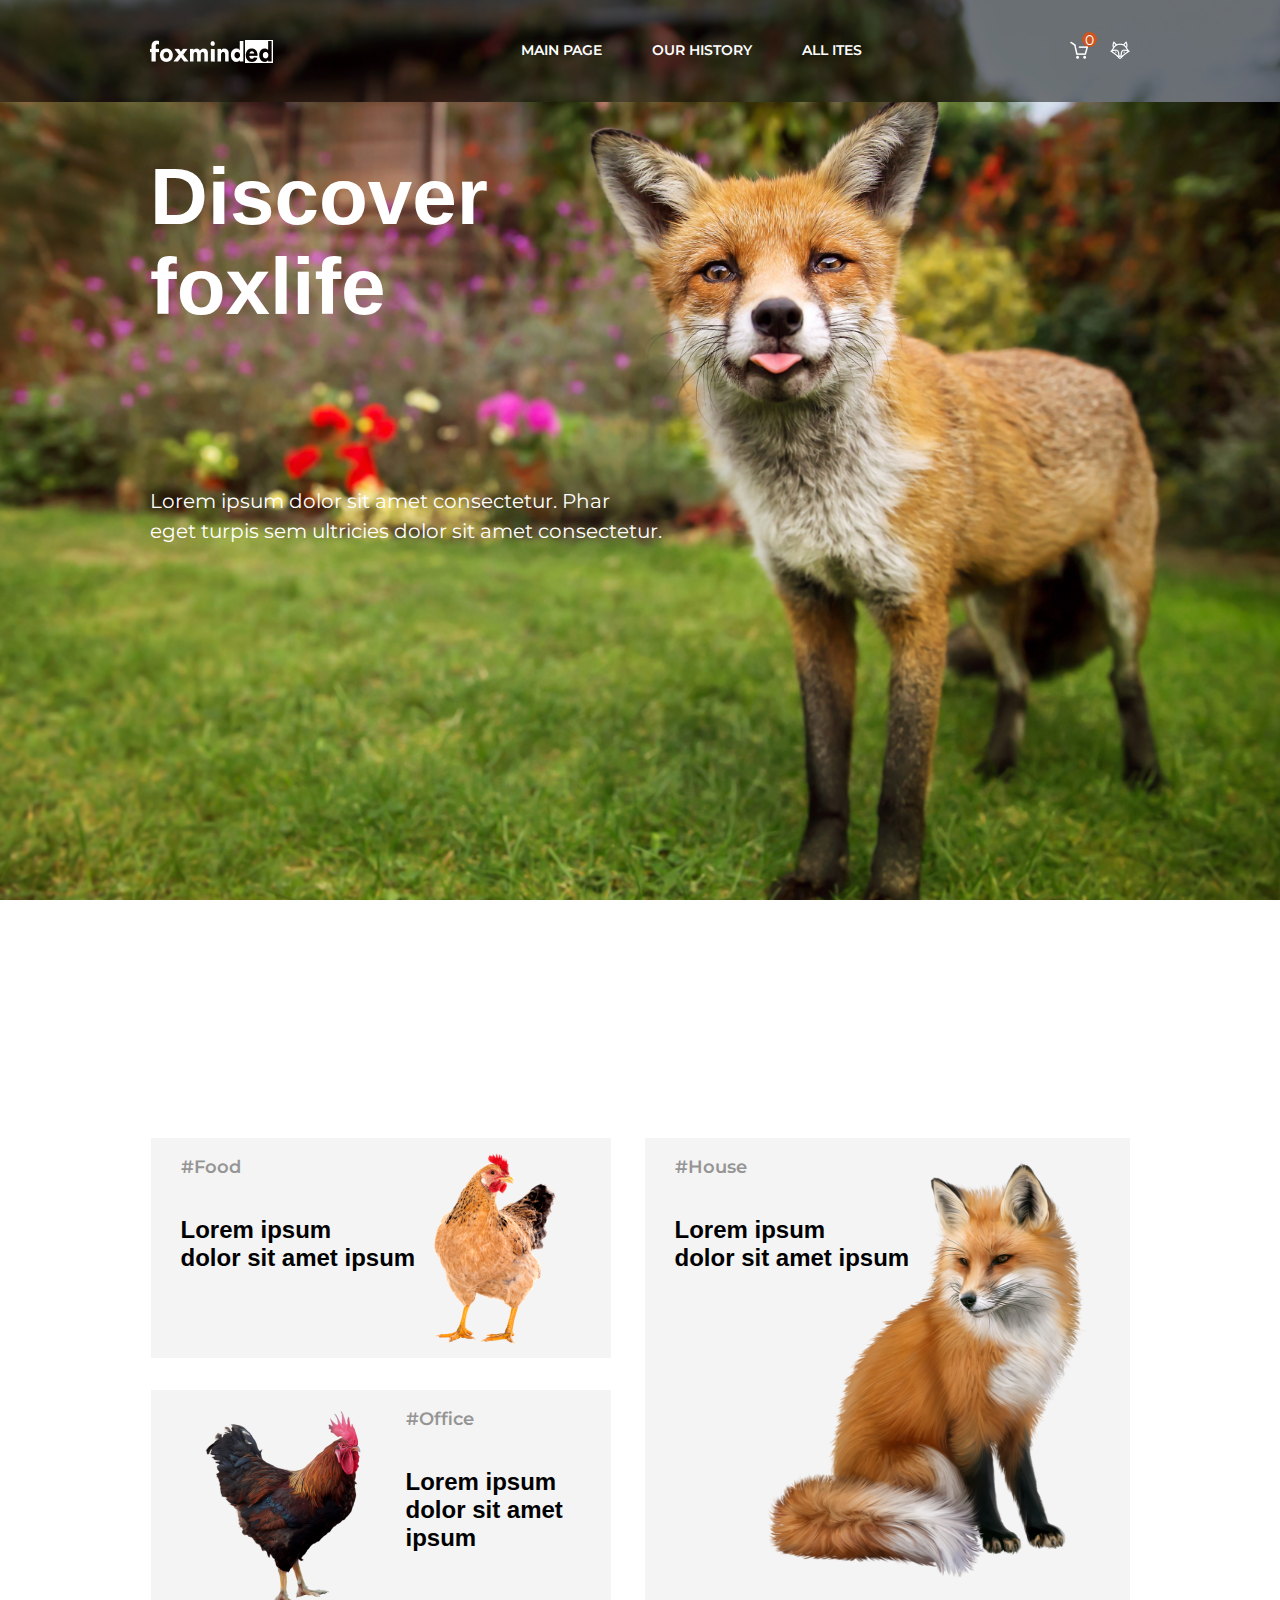
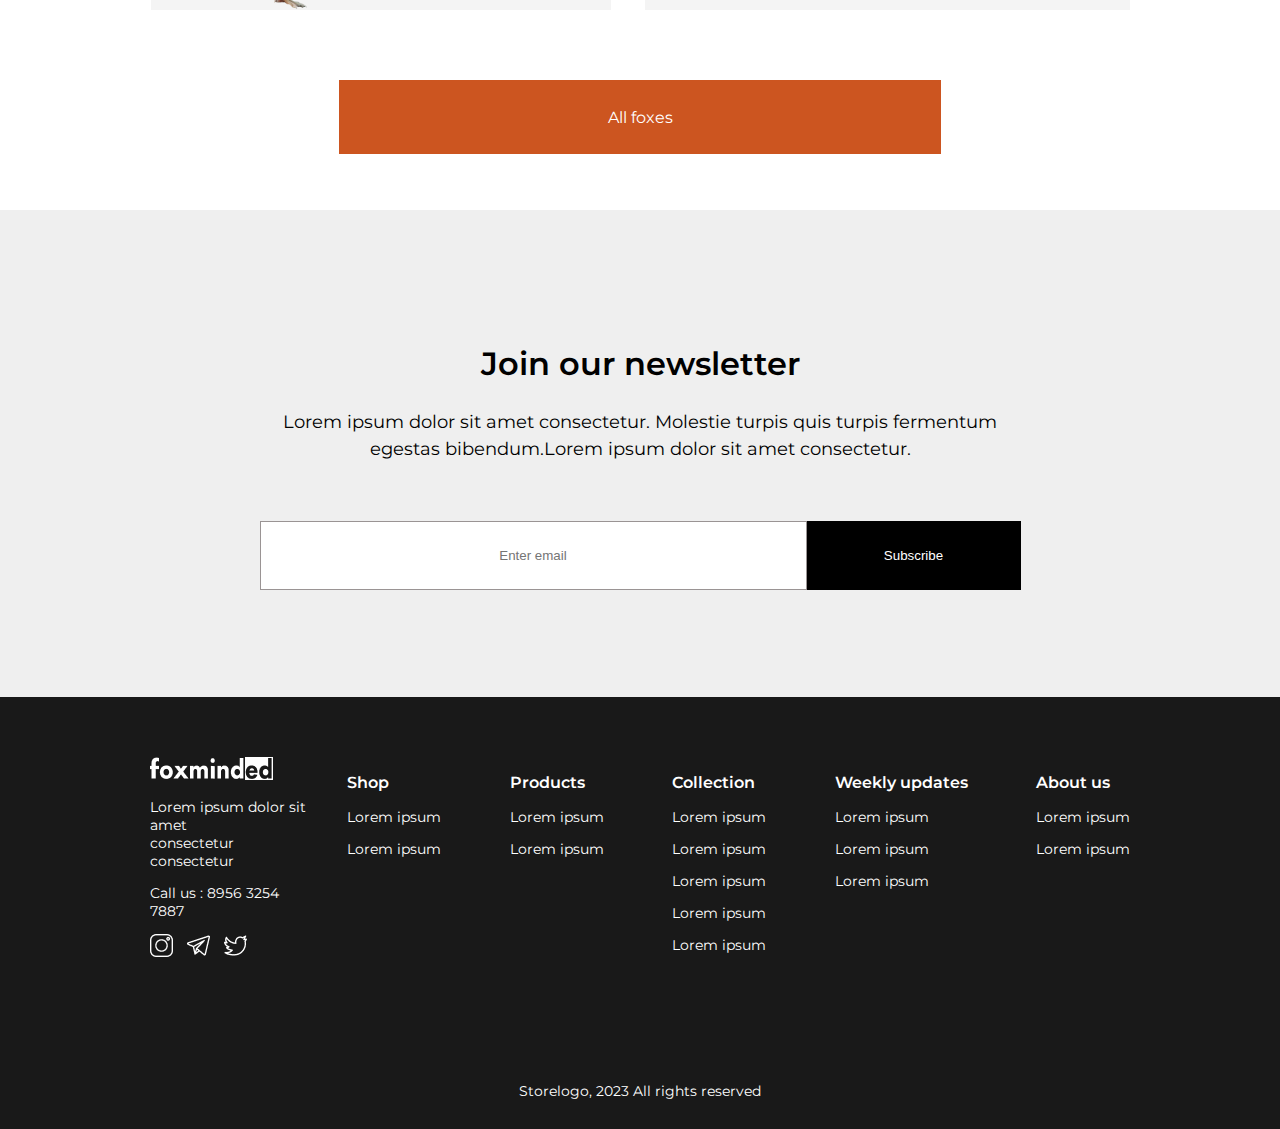
<file: index.html>
<!DOCTYPE html>
<html lang="en">
<head>
    <meta charset="UTF-8">
    <meta name="viewport" content="width=device-width, initial-scale=1.0">
    <link rel="stylesheet" href="./css/style.css">
    <link rel="stylesheet" href="./css/mobile.main.css">
    <link rel="stylesheet" href="./css/colors.css">
    <link rel="stylesheet" href="./css/box.all_ites.css">
    <title>Discover foxlife</title>
    <link rel="preconnect" href="https://fonts.googleapis.com">
    <link rel="preconnect" href="https://fonts.gstatic.com" crossorigin>
    <link href="https://fonts.googleapis.com/css2?family=Playfair+Display+SC:wght@400;700&family=Roboto:ital,wght@0,400;0,700;0,900;1,400&display=swap" rel="stylesheet">
    <link href="https://fonts.googleapis.com/css2?family=Montserrat:ital,wght@0,100..900;1,100..900&family=Playfair+Display+SC:wght@400;700&family=Roboto:ital,wght@0,400;0,700;0,900;1,400&display=swap" rel="stylesheet">
</head>
<body id="mainpage">
    <div class="blur-container">
    <header>
        <div class="header-top">
            <div class="container"> 
                <nav class="nav">
                    <div class="nav-logo">
                        <img src="./pictures/logo.png" href="#!" alt="logo">
                    </div> 

                    <ul class="nav-list">
                        <li><a href="#!">MAIN PAGE</a></li>
                        <li><a href="./our_history.html">OUR HISTORY</a></li>
                        <li><a href="./all_ites.html">ALL ITES</a></li>
                    </ul>
                
                    <div class="nav-icons">
                        <div class="basket">
                            <img src="./pictures/basket.png" alt="basket">
                            <div class="quantity">0</div>
                        </div>    
                        <img src="./pictures/fox-icon.png" alt="fox-icon">
                    </div>        
                </nav>
            </div>
        </div>

        <div class="mobile-menu">
            <nav>            
                <input type="checkbox" id="touch-menu" checked>
                <label for="touch-menu" class="touch-menu">
                    <div class="touch-menu">
                        <img src="./pictures/mob-dotes.png" alt="Dotes">
                    </div>
                </label>
                <ul class="slide">
                        <div class="margines-mob">
                            <nav>
                                <ul class="menu-slide-text">
                                <li><a href="./index.html">MAIN PAGE</a></li>
                                <li><a href="./our_history.html">OUR HISTORY</a></li>
                                <li><a href="./all_ites.html">ALL ITES</a></li>
                                </ul>
                            </nav>
                        
                            <img src="./pictures/history/close-circle.png" alt="Close" class="close-logo">
                        </div>
                    </div>
                </ul>
            </nav>
        </div>


        <div class="header-content">
            <div class="container"> 
                <h1>Discover <br> foxlife</h1>
                <p>Lorem ipsum dolor sit amet consectetur. Phar <br> eget turpis sem ultricies  dolor sit amet consectetur.</p>
            </div>
        </div>
    </header>  
</div>
<div class="box">
    <div class="closeBox">
        <img src="./pictures/history/close.png" alt="close">
    </div>
    <h3>box</h3>
    <h1>Your bag</h1>
    <ul class="box-card"></ul>
    <div class="checkout">
        <div class="total-all">
            <p class="total">Total:</p> 
            <p class="total-sum">0</p>
        </div>
        <div class="closeBox">
            <button class="closeBox-button" id="closeBox-button">Checkout</button>
        </div>
    </div>
</div>



<div class="blur-container">
    <div class="hero">
        <div class="container-hero"> 
            <div class="content"> 
                <div class="left-cards"> 
                    <div class="food">
                        <div class="card"> 
                        <p>#Food</p>
                            <h2>Lorem ipsum <br> dolor sit amet ipsum</h2>
                        </div>    
                            <img src="./pictures/chicken.png" alt="chicken">
                    </div>
                    <div class="office">
                        <img src="./pictures/cook.png" alt="cook">
                        <div class="card-cook">     
                            <p>#Office</p>
                            <h2>Lorem ipsum <br> dolor sit amet ipsum</h2>
                        </div>
                    </div>
                </div>
                <div class="house">
                    <div class="card"> 
                        <p>#House</p>
                        <h2>Lorem ipsum <br> dolor sit amet ipsum</h2>
                    </div>
                    <img src="./pictures/fox.png" alt="fox">
                </div>
            </div>    
            <a href="./all_ites.html" class="hero-btn">All foxes</a>
        </div>
    </div>
        
    <div class="subscribe"> 
        <div class="subscribe-content">
            <h2>Join our newsletter</h2>
            <p>Lorem ipsum dolor sit amet consectetur. Molestie turpis quis turpis fermentum <br> egestas bibendum.Lorem ipsum dolor sit amet consectetur. </p>
            <input type="email" id="email" name="email" placeholder="Enter email">
            <button class="subscribe-btn" type="submit">Subscribe</button>
        </div>
    </div>
    <footer>
        <div class="footer-container"> 
            <div class="footer-content">
                <div class="footer-contacts">
                    <img src="./pictures/logo.png" alt="logo">
                    <p>Lorem ipsum dolor sit amet <br>consectetur consectetur</p>
                    <p>Call us : 8956 3254 7887</p>
                    <div class="contacts">
                        <img src="./pictures/instagram-logo.png" alt="Instagram logo">
                        <img src="./pictures/telegram-logo.png" alt="Telegram logo">
                        <img src="./pictures/twitter-logo.png" alt="Twitter logo">
                    </div>
                </div>
            <div class="footer-all-content">

               
                <div>
                    <h3>Shop</h3>
                    <p>Lorem ipsum</p>
                    <p>Lorem ipsum</p>
                </div>

                <div>
                    <h3>Products</h3>
                    <p>Lorem ipsum</p>
                    <p>Lorem ipsum</p>
                </div>

                <div>
                    <h3>Collection</h3>
                    <p>Lorem ipsum</p>
                    <p>Lorem ipsum</p>
                    <p>Lorem ipsum</p>
                    <p>Lorem ipsum</p>
                    <p>Lorem ipsum</p>
                </div>
                <div>
                    <h3>Weekly updates</h3>
                    <p>Lorem ipsum</p>
                    <p>Lorem ipsum</p>
                    <p>Lorem ipsum</p>
                </div>
                <div>
                    <h3>About us</h3>
                    <p>Lorem ipsum</p>
                    <p>Lorem ipsum</p>
                </div>
            </div>
            </div>
        </div>
            <div class="footer-data">
                <p>Storelogo, 2023 All rights reserved</p>
            </div>    
    </footer>
</div>
        <script src="./js/script.js"></script>
        <script src="./js/box.all_ites.js"></script>
</body>
</html>
</file>
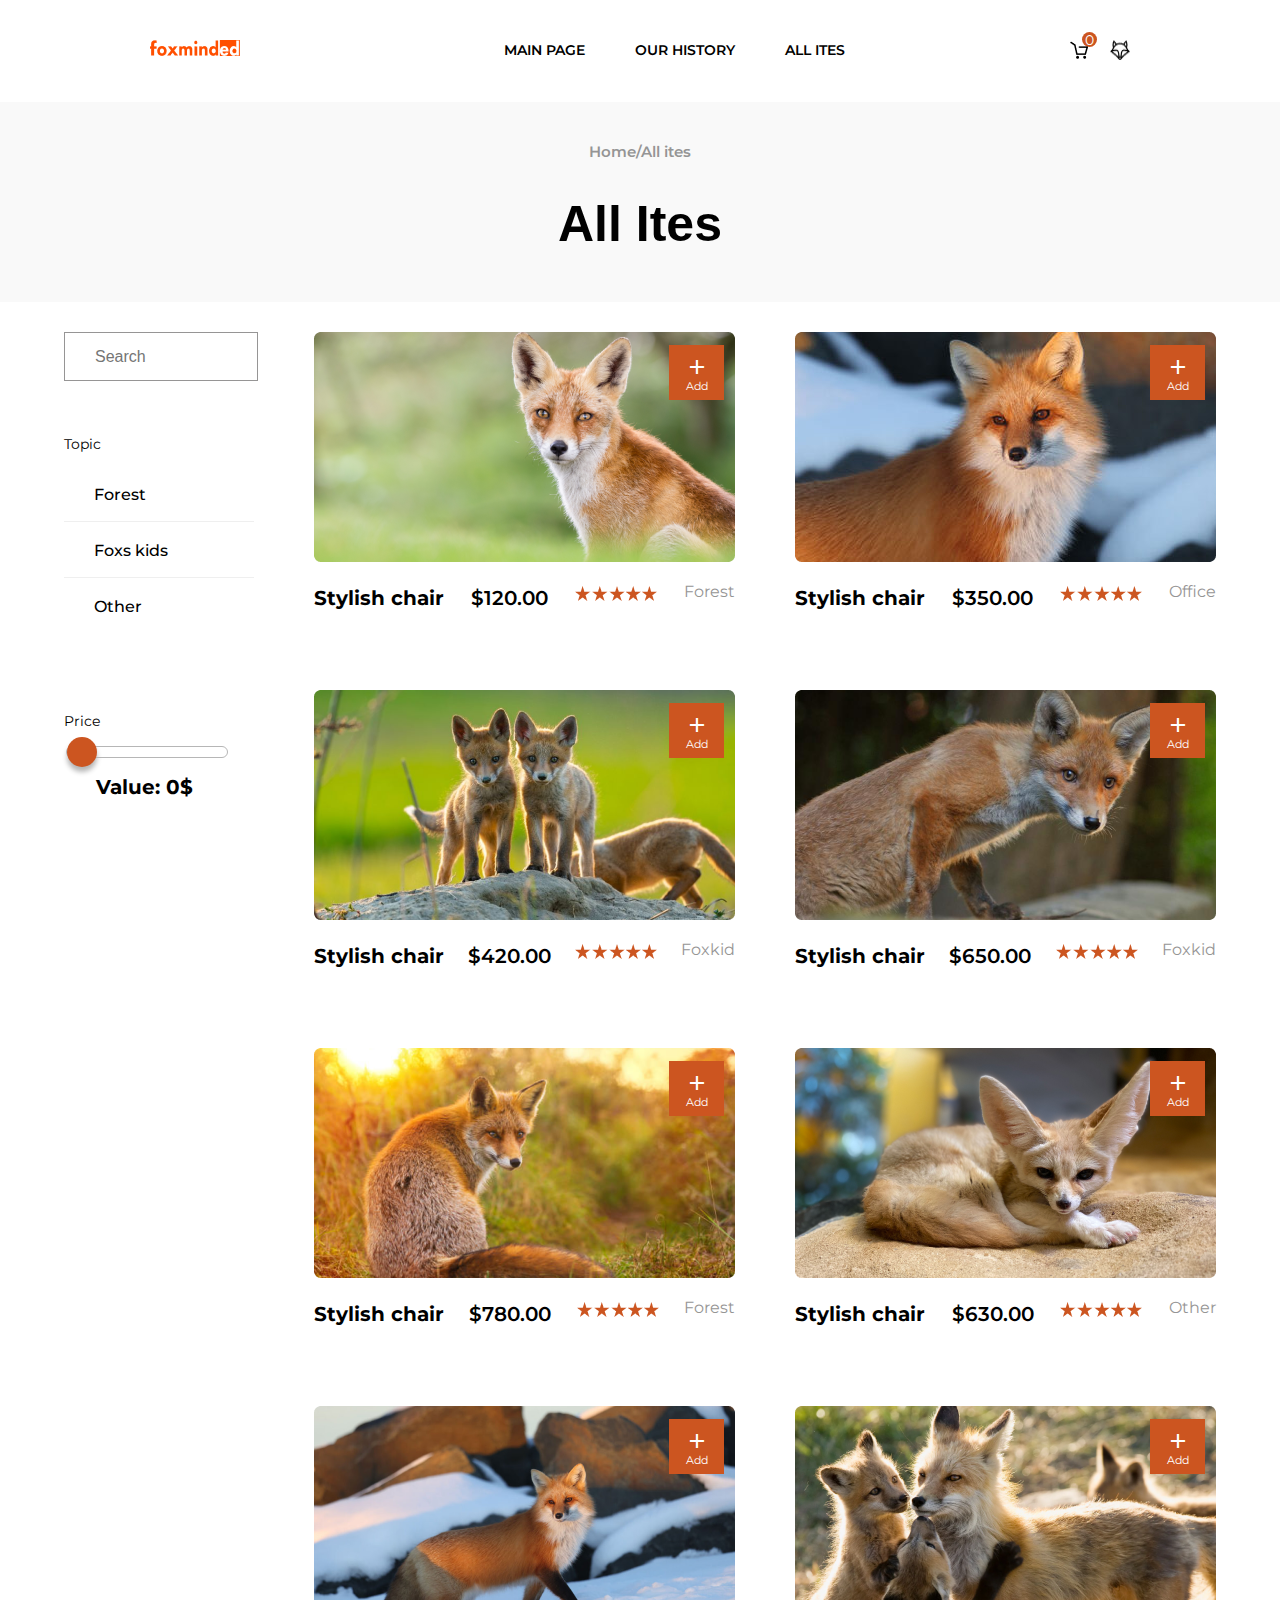
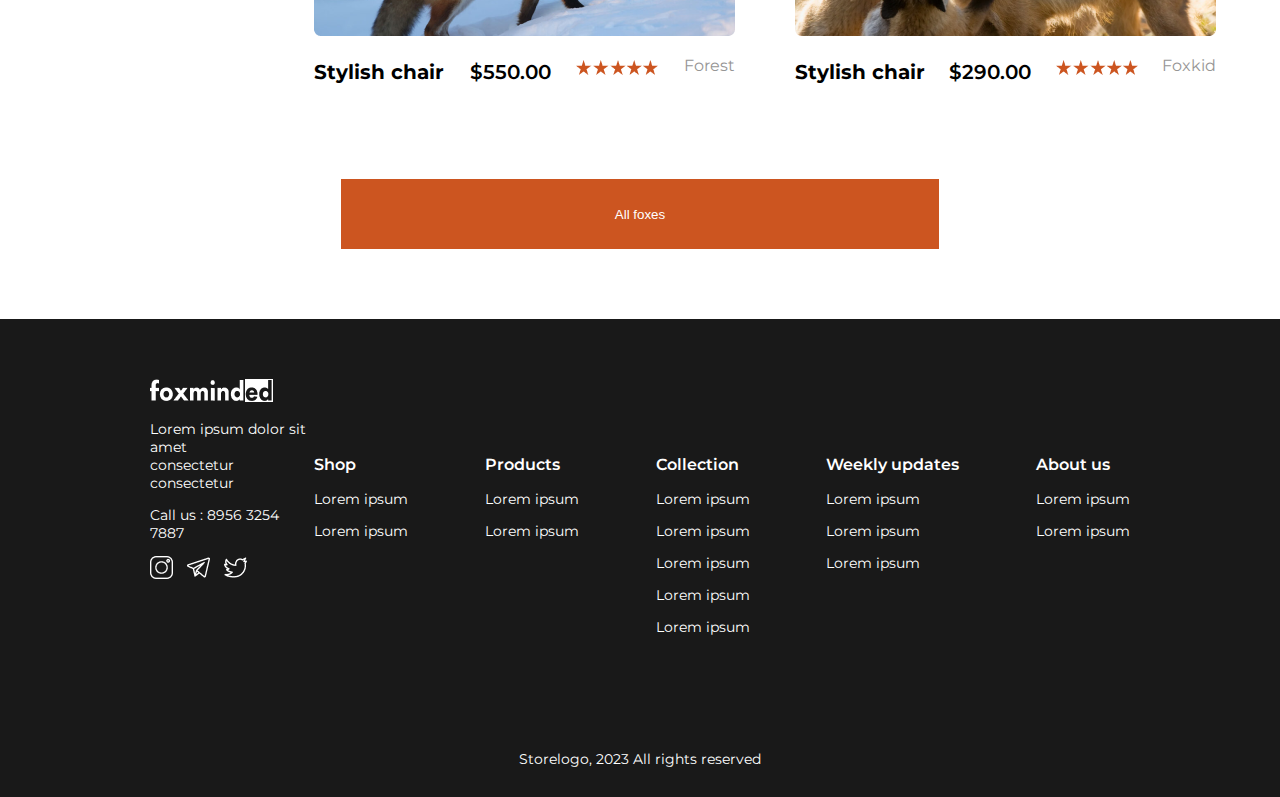
<file: all_ites.html>
<!DOCTYPE html>
<html lang="en">
<head>
    <meta charset="UTF-8">
    <meta name="viewport" content="width=device-width, initial-scale=1.0">
    <link rel="stylesheet" href="./css/all_ites.css">
    <link rel="stylesheet" href="./css/box.all_ites.css">
    <link rel="stylesheet" href="./css/mobile.all.ites.css">
    <link rel="stylesheet" href="./css/colors.css">
    <title>All ites</title>
    <link rel="preconnect" href="https://fonts.googleapis.com">
    <link rel="preconnect" href="https://fonts.gstatic.com" crossorigin>
    <link href="https://fonts.googleapis.com/css2?family=Playfair+Display+SC:wght@400;700&family=Roboto:ital,wght@0,400;0,700;0,900;1,400&display=swap" rel="stylesheet">
    <link href="https://fonts.googleapis.com/css2?family=Montserrat:ital,wght@0,100..900;1,100..900&family=Playfair+Display+SC:wght@400;700&family=Roboto:ital,wght@0,400;0,700;0,900;1,400&display=swap" rel="stylesheet">
    <link rel="stylesheet" href="https://fonts.googleapis.com/css2?family=Material+Symbols+Outlined:opsz,wght,FILL,GRAD@20..48,100..700,0..1,-50..200" />
</head>
<body>
    <div class="blur-container">

    <header>
        <div class="header-top">
            <div class="container"> 
                <nav class="nav">
                    <div class="nav-logo">
                        <img src="./pictures/history/logo.png" href="#!" alt="logo">
                    </div> 

                    <ul class="nav-list">
                        <li><a href="./index.html">MAIN PAGE</a></li>
                        <li><a href="./our_history.html">OUR HISTORY</a></li>
                        <li><a href="">ALL ITES</a></li>
                    </ul>
                
                    <div class="nav-icons">
                        <div class="basket">
                            <img src="./pictures/history/basket.png" alt="basket">
                            <div class="quantity">0</div>
                        </div>
                        <img src="./pictures/history/fox.png" alt="fox-icon">
                    </div>
                </nav>
            </div>
      

            <div class="mobile-menu">
                <nav>            
                    <input type="checkbox" id="touch-menu" checked>
                    <label for="touch-menu" class="touch-menu">
                        <div class="touch-menu">
                            <img src="./pictures/mob-dotes.png" alt="Dotes">
                        </div>
                    </label>
                    <ul class="slide">
                            <div class="margines-mob">
                                <nav>
                                    <ul class="menu-slide-text">
                                    <li><a href="./index.html">MAIN PAGE</a></li>
                                    <li><a href="./our_history.html">OUR HISTORY</a></li>
                                    <li><a href="./all_ites.html">ALL ITES</a></li>
                                    </ul>
                                </nav>
                            
                                <img src="./pictures/history/close-circle.png" alt="Close" class="close-logo">
                            </div>
                        </div>
                    </ul>
                </nav>
            </div>
    </header>
    </div>
        <div class="box">
            <div class="closeBox">
                <img src="./pictures/history/close.png" alt="close">
            </div>
            <h3>box</h3>
            <h1>Your bag</h1>
            <ul class="box-card"></ul>
            <div class="checkout">
                <div class="total-all">
                    <p class="total">Total:</p> 
                    <p class="total-sum">0</p>
                </div>
                <div class="closeBox">
                    <button class="closeBox-button" id="closeBox-button">Checkout</button>
                </div>
            </div>
        </div>

    <div class="blur-container">
    <main>
        <div class="header-title">
            <p>Home/All ites</p>
            <h1>All Ites</h1>
        </div>
        <div class="main-container">   
            <div class="main-content">   
                <div class="content-main-part">

                
                <div class="functions">
                    <input type="text" id="input" placeholder="Search">
                    <div class="selection-type">
                        <h3>Topic</h3>
                        <div class="highlight-title" id="filter-list">
                            <div class="topic-titles">
                                <p><span class="title-txt" data-filter="forest">Forest</span></p>
                                <p><span class="title-txt" data-filter="kids">Foxs kids</span></p>
                                <p><span class="title-txt" data-filter="other">Other</span></p>  
                            </div>
                        </div>
                    </div>
                    <div class="price-choose">
                        <p>Price</p>
                        <div class="range">
                            <input type="range" min="0" max="1000" value="0" step="10" class="slider" id="myRange">
                            <p><span class="value" id="value">Value: 0$</span></p>
                        </div>
                    </div>
                </div>
                <div class="no-results" id="no-results">
                    <p>No results</p>
                </div>

                <div class="cards" id="cards">
                    <div class="card forest" data-item-id="1">
                        <img src="./pictures/all/Stylish chair.png" alt="Fox-img">
                        <div class="fox-card-text" data-price="$120.00" data-category="Forest">
                            <p class="fox-type">Stylish chair</p>
                            <p class="fox-price">$120.00</p>
                            <img src="./pictures/all/stars.png" alt="stars">
                            <p class="fox-name">Forest</p>
                        </div>
                        <div class="add-plus">
                            <span class="material-symbols-outlined">Add</span>
                            <p>Add</p>
                        </div>
                    </div>

                    <div class="card other" data-item-id="2">
                        <img src="./pictures/all/Stylish chair2.png" alt="Fox-img">
                        <div class="fox-card-text" data-price="$350.00" data-category="Office">
                            <p class="fox-type">Stylish chair</p>
                            <p class="fox-price">$350.00</p>
                            <img src="./pictures/all/stars.png" alt="stars">
                            <p class="fox-name">Office</p>
                        </div>
                        <div class="add-plus">
                            <span class="material-symbols-outlined">Add</span>
                            <p>Add</p>
                        </div>
                    </div>

                    <div class="card kids" data-item-id="3">
                        <img src="./pictures/all/Stylish chair3.png" alt="Fox-img">
                        <div class="fox-card-text" data-price="$420.00" data-category="Foxkid">
                            <p class="fox-type">Stylish chair</p>
                            <p class="fox-price">$420.00</p>
                            <img src="./pictures/all/stars.png" alt="stars">
                            <p class="fox-name">Foxkid</p>
                        </div>
                        <div class="add-plus">
                            <span class="material-symbols-outlined">Add</span>
                            <p>Add</p>
                        </div>
                    </div>

                    <div class="card kids" data-item-id="4">
                        <img src="./pictures/all/Stylish chair4.png" alt="Fox-img">
                        <div class="fox-card-text" data-price="$650.00" data-category="Foxkid">

                            <p class="fox-type">Stylish chair</p>
                            <p class="fox-price">$650.00</p>
                            <img src="./pictures/all/stars.png" alt="stars">
                            <p class="fox-name">Foxkid</p>
                        </div>
                        <div class="add-plus">
                            <span class="material-symbols-outlined">Add</span>
                            <p>Add</p>
                        </div>
                    </div>

                    <div class="card forest" data-item-id="5">
                        <img src="./pictures/all/Stylish chair5.png" alt="Fox-img">
                        <div class="fox-card-text" data-price="$780.00" data-category="Forest">
                            <p class="fox-type">Stylish chair</p>
                            <p class="fox-price">$780.00</p>
                            <img src="./pictures/all/stars.png" alt="stars">
                            <p class="fox-name">Forest</p>
                        </div>
                        <div class="add-plus">
                            <span class="material-symbols-outlined">Add</span>
                            <p>Add</p>
                        </div>
                    </div>

                    <div class="card other" data-item-id="6">
                        <img src="./pictures/all/Stylish chair6.png" alt="Fox-img">
                        <div class="fox-card-text" data-price="$630.00" data-category="Other">
                            <p class="fox-type">Stylish chair</p>
                            <p class="fox-price">$630.00</p>
                            <img src="./pictures/all/stars.png" alt="stars">
                            <p class="fox-name">Other</p>
                        </div>
                        <div class="add-plus">
                            <span class="material-symbols-outlined">Add</span>
                            <p>Add</p>
                        </div>
                    </div>

                    <div class="card forest" data-item-id="7">
                        <img src="./pictures/all/Stylish chair7.png" alt="Fox-img">
                        <div class="fox-card-text" data-price="$550.00" data-category="Forest">
                            <p class="fox-type">Stylish chair</p>
                            <p class="fox-price">$550.00</p>
                            <img src="./pictures/all/stars.png" alt="stars">
                            <p class="fox-name">Forest</p>
                        </div>
                        <div class="add-plus">
                            <span class="material-symbols-outlined">Add</span>
                            <p>Add</p>
                        </div>
                    </div>

                    <div class="card kids" data-item-id="8">
                        <img src="./pictures/all/Stylish chair8.png" alt="Fox-img">
                        <div class="fox-card-text" data-price="$290.00" data-category="Foxkid">
                            <p class="fox-type">Stylish chair</p>
                            <p class="fox-price">$290.00</p>
                            <img src="./pictures/all/stars.png" alt="stars">
                            <p class="fox-name">Foxkid</p>
                        </div>
                        <div class="add-plus">
                            <span class="material-symbols-outlined">Add</span>
                            <p>Add</p>
                        </div>
                    </div>
                </div> 
                </div>
            </div>

            <div class="container">
                <button class="hero-btn" id="hero-btn">All foxes</button>
            </div>
        </div>
    </main>

    <footer>
        <div class="footer-container"> 
            <div class="footer-content">
                <div class="footer-contacts">
                    <img src="./pictures/logo.png" alt="logo">
                    <p>Lorem ipsum dolor sit amet <br>consectetur consectetur</p>
                    <p>Call us : 8956 3254 7887</p>
                    <div class="contacts">
                        <img src="./pictures/instagram-logo.png" alt="Instagram logo">
                        <img src="./pictures/telegram-logo.png" alt="Telegram logo">
                        <img src="./pictures/twitter-logo.png" alt="Twitter logo">
                    </div>
                </div>
            <div class="footer-all-content">

               
                <div>
                    <h3>Shop</h3>
                    <p>Lorem ipsum</p>
                    <p>Lorem ipsum</p>
                </div>

                <div>
                    <h3>Products</h3>
                    <p>Lorem ipsum</p>
                    <p>Lorem ipsum</p>
                </div>

                <div>
                    <h3>Collection</h3>
                    <p>Lorem ipsum</p>
                    <p>Lorem ipsum</p>
                    <p>Lorem ipsum</p>
                    <p>Lorem ipsum</p>
                    <p>Lorem ipsum</p>
                </div>
                <div>
                    <h3>Weekly updates</h3>
                    <p>Lorem ipsum</p>
                    <p>Lorem ipsum</p>
                    <p>Lorem ipsum</p>
                </div>
                <div>
                    <h3>About us</h3>
                    <p>Lorem ipsum</p>
                    <p>Lorem ipsum</p>
                </div>
            </div>
            </div>
        </div>
            <div class="footer-data">
                <p>Storelogo, 2023 All rights reserved</p>
            </div>    
    </footer>
</div>
    <script src="./js/script.js"></script>
    <script src="./js/box.all_ites.js"></script>
</body>
</html>
</file>
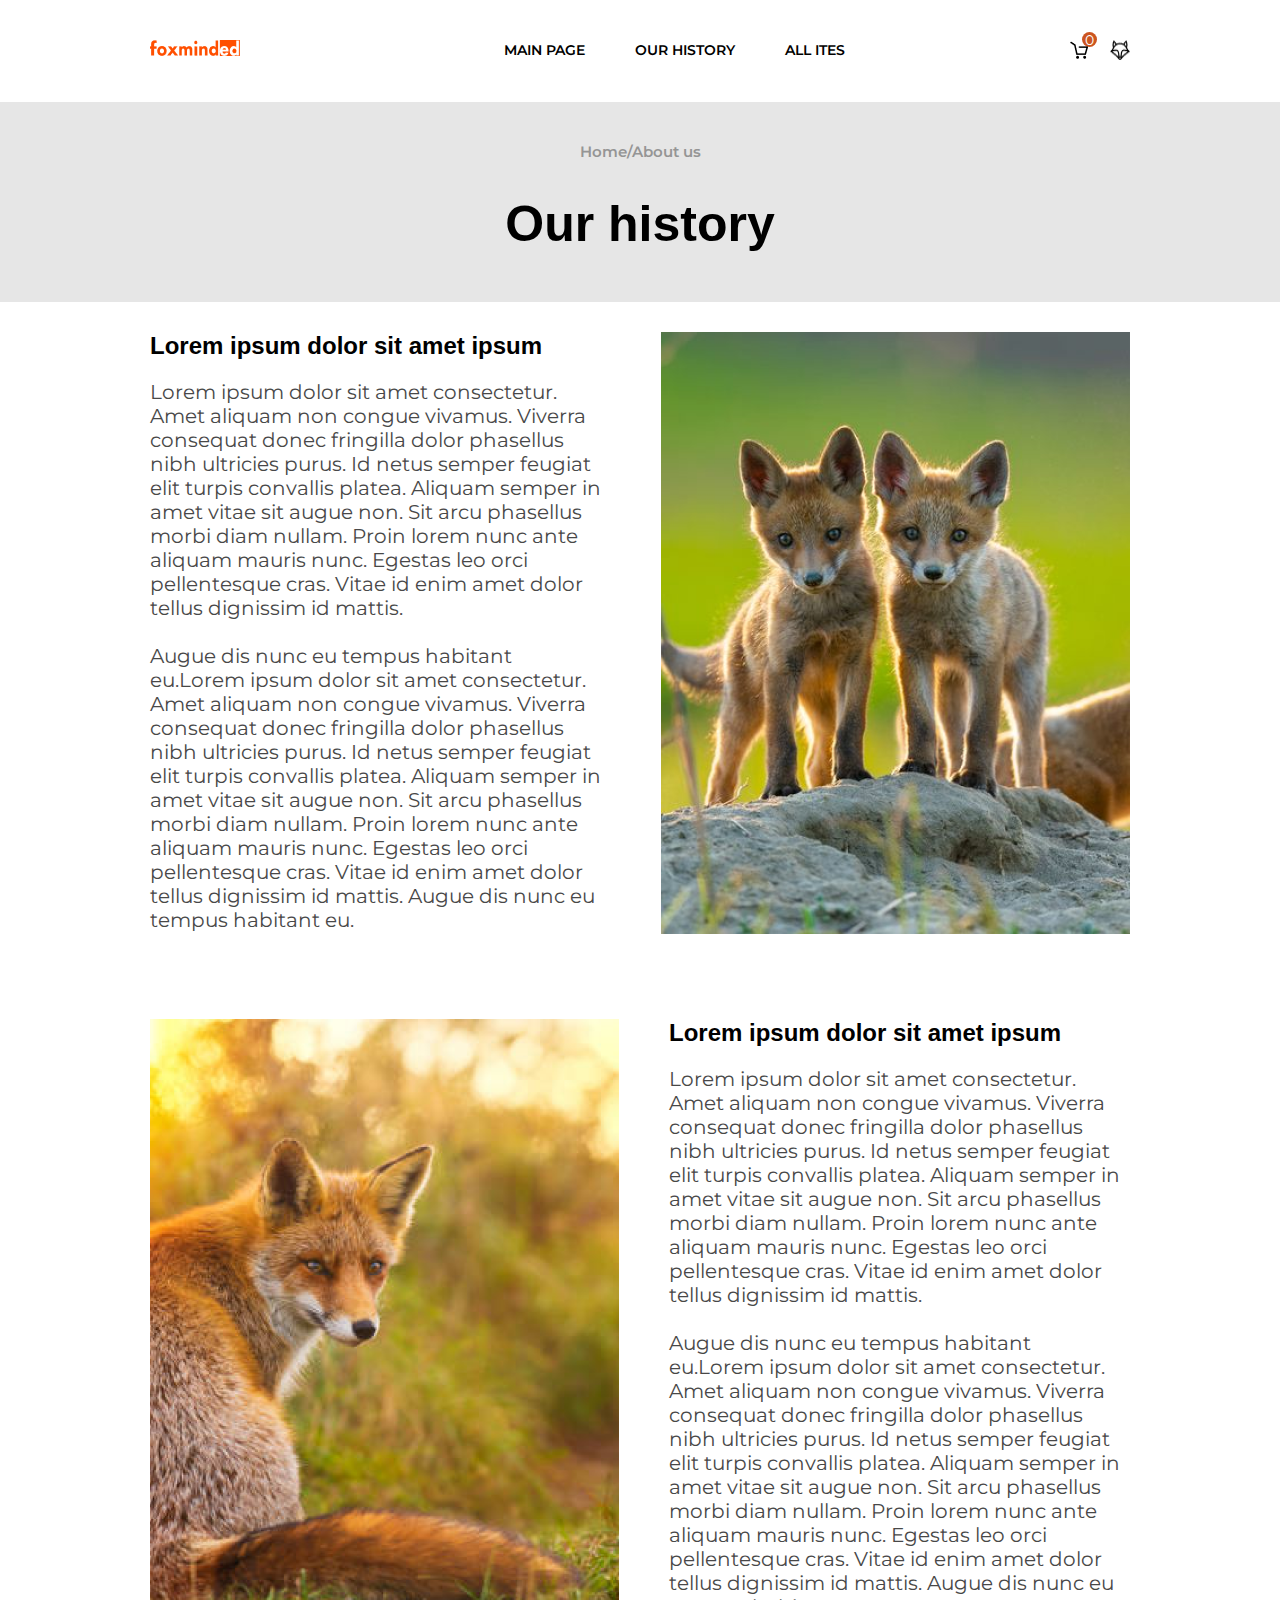
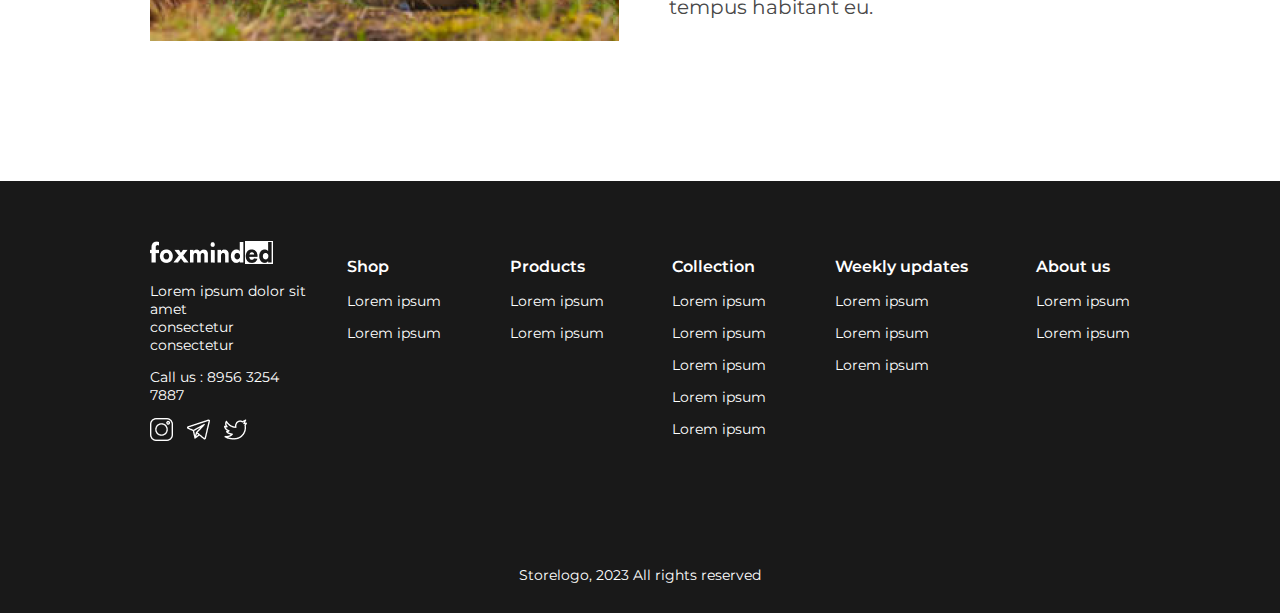
<file: our_history.html>
<!DOCTYPE html>
<html lang="en">
<head>
    <meta charset="UTF-8">
    <meta name="viewport" content="width=device-width, initial-scale=1.0">
    <link rel="stylesheet" href="./css/our_history.css">
    <link rel="stylesheet" href="./css/mobile.history.css">
    <link rel="stylesheet" href="./css/colors.css">
    <link rel="stylesheet" href="./css/box.all_ites.css">
    <title>Our history</title>
    <link rel="preconnect" href="https://fonts.googleapis.com">
    <link rel="preconnect" href="https://fonts.gstatic.com" crossorigin>
    <link href="https://fonts.googleapis.com/css2?family=Playfair+Display+SC:wght@400;700&family=Roboto:ital,wght@0,400;0,700;0,900;1,400&display=swap" rel="stylesheet">
    <link href="https://fonts.googleapis.com/css2?family=Montserrat:ital,wght@0,100..900;1,100..900&family=Playfair+Display+SC:wght@400;700&family=Roboto:ital,wght@0,400;0,700;0,900;1,400&display=swap" rel="stylesheet">
</head>
<body>
    <div class="blur-container">
    <header>
        <div class="header-top">
            <div class="container">

            
            <nav class="nav">
                <div class="nav-logo">
                    <img src="./pictures/history/logo.png" href="#!" alt="logo">
                </div> 

                <ul class="nav-list">
                    <li><a href="./index.html">MAIN PAGE</a></li>
                    <li><a href="">OUR HISTORY</a></li>
                    <li><a href="./all_ites.html">ALL ITES</a></li>
                </ul>
            
                <div class="nav-icons">
                    <div class="basket">
                        <img src="./pictures/history/basket.png" alt="basket">
                        <div class="quantity">0</div>
                    </div> 
                    <img src="./pictures/history/fox.png" alt="fox-icon">
                </div>
            </nav>
            </div>
        </div>

        <div class="mobile-menu">
            <nav>            
                <input type="checkbox" id="touch-menu" checked>
                <label for="touch-menu" class="touch-menu">
                    <div class="touch-menu">
                        <img src="./pictures/mob-dotes.png" alt="Dotes">
                    </div>
                </label>
                <ul class="slide">
                        <div class="margines-mob">
                            <nav>
                                <ul class="menu-slide-text">
                                <li><a href="./index.html">MAIN PAGE</a></li>
                                <li><a href="./our_history.html">OUR HISTORY</a></li>
                                <li><a href="./all_ites.html">ALL ITES</a></li>
                                </ul>
                            </nav>
                        
                            <img src="./pictures/history/close-circle.png" alt="Close" class="close-logo">
                        </div>
                    </div>
                </ul>
            </nav>
        </div>
    </header>
</div>


    <div class="box">
        <div class="closeBox">
            <img src="./pictures/history/close.png" alt="close">
        </div>
        <h3>box</h3>
        <h1>Your bag</h1>
        <ul class="box-card"></ul>
        <div class="checkout">
            <div class="total-all">
                <p class="total">Total:</p> 
                <p class="total-sum">0</p>
            </div>
            <div class="closeBox">
                <button class="closeBox-button" id="closeBox-button">Checkout</button>
            </div>
        </div>
    </div>

    <div class="blur-container">
    <main>
        <div class="header-title">
            <p>Home/About us</p>
            <h1>Our history</h1>
        </div>

        <div class="hero">
            <div class="container">
            <div class="hero-content">
                <div class="top-part">
                    <div class="text-top-part"> 
                        <h2>Lorem ipsum dolor sit amet ipsum</h2>
                        <p>Lorem ipsum dolor sit amet consectetur. Amet aliquam non congue vivamus. Viverra consequat donec fringilla dolor phasellus nibh ultricies purus. Id netus semper feugiat elit turpis convallis platea. Aliquam semper in amet vitae sit augue non. Sit arcu phasellus morbi diam nullam. Proin lorem nunc ante aliquam mauris nunc. Egestas leo orci pellentesque cras. Vitae id enim amet dolor tellus dignissim id mattis. 
                            <br>
                            <br>
                            Augue dis nunc eu tempus habitant eu.Lorem ipsum dolor sit amet consectetur. Amet aliquam non congue vivamus. Viverra consequat donec fringilla dolor phasellus nibh ultricies purus. Id netus semper feugiat elit turpis convallis platea. Aliquam semper in amet vitae sit augue non. Sit arcu phasellus morbi diam nullam. Proin lorem nunc ante aliquam mauris nunc. Egestas leo orci pellentesque cras. Vitae id enim amet dolor tellus dignissim id mattis. Augue dis nunc eu tempus habitant eu.</p>
                    </div>
                    <img src="./pictures/history/fox1.png" alt="foxes">
                </div>

                <div class="end-part">
                    <img src="./pictures/history/fox2.png" alt="fox">

                    <div class="text-end-part">
                        <h2>Lorem ipsum dolor sit amet ipsum</h2>
                        <p>Lorem ipsum dolor sit amet consectetur. Amet aliquam non congue vivamus. Viverra consequat donec fringilla dolor phasellus nibh ultricies purus. Id netus semper feugiat elit turpis convallis platea. Aliquam semper in amet vitae sit augue non. Sit arcu phasellus morbi diam nullam. Proin lorem nunc ante aliquam mauris nunc. Egestas leo orci pellentesque cras. Vitae id enim amet dolor tellus dignissim id mattis. 
                            <br>
                            <br>
                            Augue dis nunc eu tempus habitant eu.Lorem ipsum dolor sit amet consectetur. Amet aliquam non congue vivamus. Viverra consequat donec fringilla dolor phasellus nibh ultricies purus. Id netus semper feugiat elit turpis convallis platea. Aliquam semper in amet vitae sit augue non. Sit arcu phasellus morbi diam nullam. Proin lorem nunc ante aliquam mauris nunc. Egestas leo orci pellentesque cras. Vitae id enim amet dolor tellus dignissim id mattis. Augue dis nunc eu tempus habitant eu.</p>
                    </div>
                </div>  
            </div>
        </div>
        </div>
    </main>
    <footer>
        <div class="footer-container"> 
            <div class="footer-content">
                <div class="footer-contacts">
                    <img src="./pictures/logo.png" alt="logo">
                    <p>Lorem ipsum dolor sit amet <br>consectetur consectetur</p>
                    <p>Call us : 8956 3254 7887</p>
                    <div class="contacts">
                        <img src="./pictures/instagram-logo.png" alt="Instagram logo">
                        <img src="./pictures/telegram-logo.png" alt="Telegram logo">
                        <img src="./pictures/twitter-logo.png" alt="Twitter logo">
                    </div>
                </div>
            <div class="footer-all-content">

               
                <div>
                    <h3>Shop</h3>
                    <p>Lorem ipsum</p>
                    <p>Lorem ipsum</p>
                </div>

                <div>
                    <h3>Products</h3>
                    <p>Lorem ipsum</p>
                    <p>Lorem ipsum</p>
                </div>

                <div>
                    <h3>Collection</h3>
                    <p>Lorem ipsum</p>
                    <p>Lorem ipsum</p>
                    <p>Lorem ipsum</p>
                    <p>Lorem ipsum</p>
                    <p>Lorem ipsum</p>
                </div>
                <div>
                    <h3>Weekly updates</h3>
                    <p>Lorem ipsum</p>
                    <p>Lorem ipsum</p>
                    <p>Lorem ipsum</p>
                </div>
                <div>
                    <h3>About us</h3>
                    <p>Lorem ipsum</p>
                    <p>Lorem ipsum</p>
                </div>
            </div>
            </div>
        </div>
            <div class="footer-data">
                <p>Storelogo, 2023 All rights reserved</p>
            </div>    
    </footer>
    </div>
    <script src="js/script.js"></script>
    <script src="./js/box.all_ites.js"></script>
</body>
</html>
</file>
<file: css/style.css>
body {
    margin: 0px auto;
    font-family: "Montserrat", sans-serif;
    box-sizing: border-box;
}
.blur {
    filter: blur(5px);
    background-color: var(--blur-bg);
    transition: filter 0ms ease-in-out 300ms;
    z-index: 3;
    position: fixed;
    width: 100%;
    height: 100%;
    top: 0;
    margin: 0;
}
.container {
    margin: 0 auto;
    padding: 0 375px;
    display: flex;
    flex-direction: column;
    justify-content: center;
    max-width: 1170px;
}
.container-hero {
    margin: 0 auto;
    padding-top: 30px;
    display: flex;
    flex-direction: column;
    justify-content: center;
    max-width: 1170px;
}
.mobile-menu {
    display: none;
}
/* #region header */
header {
    height: auto;
    width: 100%;
    background-image: url(../pictures/background-img.png);    
    background-position: top;
    background-repeat: no-repeat;
    position: relative;
    background-size: auto;
}
.header-content {
    height: 100vh;
    width: 100%;
    background-image: url(../pictures/background-img.png);    
    background-position: top;
    background-repeat: no-repeat;
    position: relative;
    background-size: cover;
    background-attachment: fixed;
}
.header-top {
    width: auto;
    height: 102px;
    background-color: var(--header-top-background-color);
}
.nav-list {
    justify-content: space-around;
    gap: 35px; 
    margin-top: 40px;
    display: flex;
    text-align: center;
    column-gap: 50px;
    list-style: none;
}
.nav-list a {
    text-decoration: none;
    list-style-type: none;
    color: var(--font-color);
    font-size: 14px;
    font-weight: 600;
}
.nav-list a:hover {
    color: var(--main-orange-color);
}
.nav {
    display: flex;
    justify-content: space-between;
}
.nav-logo {
    padding-top: 40px;
}
.nav-icons {
    padding-top: 40px;
    display: flex;
}
.nav-icons img, .basket img {
    cursor: pointer;
    width: 20px;
    height: 20px;
}
.quantity {
    background-color: var(--main-orange-color);
    border-radius: 50%;
    display: flex;
    justify-content: center;
    align-items: center;
    color: var(--font-color);
    width: 15px;
    height: 15px;
    font-size: 14px;
    margin: -32px 13px;
}
.header-content h1 {
    font-family: "Playfair Display", sans-serif;
    font-size: 80px;
    font-weight: 700;
    line-height: 90px;
    color: var(--font-color);
    margin-top: 50px;
}
.header-content p {
    font-size: 20px;
    font-weight: 400;
    line-height: 30px;
    padding-top: 60px;
    color: var(--font-color);
    width: auto;
    margin-top: 40px;
}
/* #endregion header */
/* #region hero */
.hero {
    width: auto;
    height: auto;
    margin-top: 106px;
    margin-bottom: 56px;
}
.content {
    display: flex;
    justify-content: center;
}
.card {
    flex-direction: column;
    margin-left: 30px;
}
.food {
    width: 460px;
    height: 220px;
    background-color: var(--hero-content-bg-color);
    display: flex;
    margin-bottom: 32px;
    position: relative;
}
.food img {
    width: 122px;
    height: 205px;
    margin: 2px 55px 17px auto;
}
.office {
    width: 460px;
    height: 220px;
    background-color: var(--hero-content-bg-color);
    display: flex;
    position: relative;
}
.card-cook {
    margin-left: 45px;
}
.office img {
    width: 156px;
    height: 222px;
    margin-left: 54px;
}
.house {
    width: 485px;
    height: 472px;
    background-color: var(--hero-content-bg-color);
    display: flex;
    margin-left: 34px;
    position: relative;
}
.house img {
    width: 360px;
    height: 461px;
}
.food p, .office p, .house p {
    color: var(--font-p-input-color);
    font-size: 18px;
    font-weight: 600;
}
.food h2, .office h2, .house h2 {
    font-family: "Playfair Display", sans-serif;
    color: var(--main-dark-color);
    font-size: 24px;
    font-weight: 700;
    position: absolute;
}
.hero-btn {
    background-color: #CC5520;
    color: var(--font-color);
    width: 598px;
    height: 70px;
    border: 2px solid transparent;
    margin: 70px auto auto auto;
    cursor: pointer;
    text-align: center;
    text-decoration: none;
    display: flex;
    justify-content: center;
    align-items: center;
}
.hero-btn:hover {
    background-color: var(--main-orange-hover);
}
/* #endregion hero */
/* #region subscribe */
.subscribe {
    height: 487px;
    width: auto;
    background-color: var(--subscribe-bg-color);
    display: flex;
    justify-content: center;
}
.subscribe-content {
    margin: 107px auto 158px auto;
    text-align: center;
}
.subscribe-content h2 {
    font-size: 32px;
    font-weight: 600;
}
.subscribe-content p {
    font-size: 18px;
    font-weight: 400;
    line-height: 27px;
}
.subscribe-btn {
    width: 214px;
    height: 69px;
    color: var(--font-color);
    background-color: var(--main-dark-color);
    border: 1px solid transparent;
    margin-left: -4px;
    cursor: pointer;
}
.subscribe-btn:hover {
    background-color: var(--subscribe-btn-hover);
}
.subscribe-content input {
    width: 541px;
    height: 65px;
    border: 1px solid var(--subscribe-input);
    color: var(--subscribe-input);
    text-align: center;
    margin-top: 40px;
}
/* #endregion subscribe */
/* #region footer */
footer {
    width: auto;
    height: auto;
    background-color: var(--footer-bg-color);
    color: var(--font-color);
}
.footer-container {
    margin: 0 auto;
    padding: 0 375px;
}
.footer-content, .footer-all-content {
    display: flex;
    justify-content: space-between;
    padding-top: 60px;
    padding-bottom: 50px;
    width: 100%;
}
.footer-contacts {
    margin-left: auto;
}
.footer-all-content {
    padding-top: 0px;
    padding-left: 40px;
}

footer p {
    font-size: 14px;
    font-weight: 400;
}
footer h3 {
    font-size: 16px;
    font-weight: 600;
}
.contacts img {
    margin-right: 10px;
    cursor: pointer;
}
.footer-data {
    text-align: center;
    margin-bottom: 0;
    padding-bottom: 15px;
}
/* #endregion footer */
</file>
<file: css/mobile.main.css>
@media (max-width: 1300px) {
    .container, .footer-container{
        margin: 0 auto;
        padding: 0 150px;
    }
}
@media (max-width: 1000px) {
    .food {
        width: 400px;
        height: 180px;
    }
    .food img {
        width: calc(122px - 40px);
        height: calc(205px - 40px);
        margin: 2px 55px 17px auto;
    }
    .office {
        width: 400px;
        height: 180px;
    }
    .office img {
        width: calc(156px - 40px);
        height: calc(222px - 40px);
    }
    .house {
        width: 425px;
        height: 400px;
    }
    .house img {
        width: 320px;
        height: 421px;
    }
    .footer-container {
        margin: 0 auto;
        padding: 0 60px;
    }
}

@media (max-width: 870px) {
    .container, .container-hero {
        margin: 0 auto;
        padding: 0 60px;
    }
    .content  {
        display: flex;
        flex-direction: column;
        justify-content: center;
        align-items: center;
    }
    .house {
        margin-top: 20px;
        width: 400px;
        margin-left: 0px;
    }
    .footer-content {
        display: flex;
        flex-direction: column;
    }
    .footer-contacts {
        display: flex;
        justify-content: center;
        text-align: center;
        flex-direction: column;
        margin: auto 10px auto;
    }
    .footer-contacts img {
        width: 122px;
        height: 22px;
        margin: auto;
    }
    .footer-all-content {
        display: flex;
        margin: auto;
        grid-column-gap: 40px;
        justify-content: center;
        text-align: center;
        width: auto;
    }
    .contacts img {
        width: 23px;
        height: 23px;
    }
    .hero-btn, .subscribe-content input, .subscribe-btn {
        width: calc(100% - 40px);
        margin-top: 20px;
    }
}
@media (max-width: 730px) {
    .footer-all-content {
        display: grid;
        grid-template-columns: repeat(2, 1fr);
        margin: auto;
        padding: 0px;
        grid-column-gap: 80px;
        justify-content: center;
        text-align: center;
        width: auto;
    }
}
@media (max-width: 695px) {
    .mobile-menu {
        display: block;
    }
    .margines-mob {
        display: flex;
        width: auto;
    }
    .nav-list {
        display: none;
    }
    .nav-logo {
        padding-left: 250px;
    }
    .touch-menu {
        margin-top: -80px;
        padding-left: 20px;
        cursor: pointer;
    }
   .slide {
        background-color: var(--header-top-background-color);
        transition: filter 0ms ease-in-out 300ms;
        color: var(--font-color);
        margin-left: 0px;
        margin-top: 0px;
        width: auto;
        height: auto;
        display: flex;
        flex-direction: column;
        justify-content: center;
        align-items: center;
        font-family: "Montserrat", sans-serif;
        font-size: 25px;
        font-weight: 600;
        line-height: 30.48px;
    }
    #touch-menu {
        position: absolute;
        left: -9999px;
    }
    li {
        list-style: none;
        margin-top: 20px;
    }
    .menu-slide-text a {
        text-decoration: none;
        list-style-type: none;
        color: var(--font-color);
    }
    .margines-mob {
        display: flex;
        flex-direction: column;
        justify-content: center;
        align-items: center;
        padding-top: 40px;
        text-align: center;
    }
    .close-logo {
        padding-top: 20px;
        padding-bottom: 30px;
        cursor: pointer;
    }
    .slide, .menu-slide-text,.margines-mob ul {
        padding-left: 0;
    }
    .menu-slide-text a:hover {
        cursor: pointer;
        color: var(--main-orange-color);
    }
    .slide {
        display: none;
    }
    #touch-menu:checked ~ nav .slide {
        display: block;
    }
    .container, .footer-container{
        margin: 0 auto;
        padding: 0 10px;
    }
    .content  {
        display: flex;
        flex-direction: column;
        justify-content: center;
        align-items: center;
        margin: 20px;
    }
    .left-cards {
        width: 100%;
        height: auto;
        margin-bottom: 20px;
    }
    .left-cards img {
        width: calc(156px - 40px);
        height: calc(222px - 40px);
    }
    .food, .office, .house {
        width: 100%;
        height: auto;
        margin-bottom: 20px;
    }
    .food img, .office img, .house img {
        width: auto;
        height: auto;
    }
    .hero-btn, .subscribe-content input, .subscribe-btn {
        width: calc(100% - 40px);
        margin-top: 20px;
    }
}
</file>
<file: css/colors.css>
:root {
    --header-top-background-color: rgba(0, 0, 0, 0.5);
    --bg-mobile: rgb(0, 0, 0, 0.45);
    --bg-slide-mobile: rgb(0, 0, 0, 0.6);
    --blur-bg: rgba(0, 0, 0, 0.8);

    --font-color: #FFF;
    --font-grey-color:#959595;
    --font-text-color: #484848;
    --font-p-input-color: #969595;

    --header-bg-color:#E6E6E6;
    --header-bg-ites: #F9F9F9;

    --main-orange-color: #CC5520;
    --main-orange-hover: #ff6b2c;
    --main-dark-color: #000;

    --hero-content-bg-color: #F4F4F4;
    --remove-item-color: #8C8C8C;;

    --shadow: #b6b6b6;

    --subscribe-bg-color: #EFEFEF;
    --subscribe-btn-hover: #383838;
    --subscribe-input: #9A9494;

    --footer-bg-color: #191919;
}
</file>
<file: css/box.all_ites.css>
.box {
    position: fixed;
    top: 0;
    left: 100%;
    width: 500px;
    background-color: var(--font-color);
    height: 100vh;
    transition: 0.5s;
    z-index: 10;
}
.closeBox img {
    position: absolute;
    top: 48px;
    left: 243px;
    cursor: pointer;
}
.box h3 {
    font-weight: 600;
    font-size: 15px;
    color: var(--font-p-input-color);
    font-family: "Montserrat", sans-serif;
    display: flex;
    align-items: center;
    justify-content: center;
    margin-top: 95px;
}
.box h1 {
    font-weight: 700;
    font-size: 50px;
    color: var(--main-dark-color);
    font-family: "Playfair Display", sans-serif;
    display: flex;
    align-items: center;
    justify-content: center;
    margin-top: 0px;
}
.total-all {
    display: flex;
    flex-direction: column;
    align-items: center;
    justify-content: center;
    line-height: 0px;
    font-weight: 800;
    font-size: 37px;
    color: var(--main-dark-color);
    font-family: "Playfair Display", sans-serif;
}
.closeBox-button {
    background-color: var(--main-orange-color);
    color: var(--font-color);
    width: 350px;
    height: 70px;
    border: 2px solid transparent;
    margin-bottom: 60px;
    cursor: pointer;
    transform: translate(25%, 0%);
}
.closeBox-button:hover {
    background-color: var(--main-orange-hover);
}
.active .box {
    left: calc(100% - 500px);
}
.box {
    overflow: auto;
}
.box-card {
    display: flex;
    flex-direction: column;
    margin-top: 15px;
    color: var(--main-dark-color);
    font-size: 14px;
    font-weight: 700;
}
.box-card li {
    list-style-type: none;
    margin-top: 20px;
    display: flex;
}
.box-card span {
    position: relative;
}
.cardInformation {
    margin-top: 120px;
    width: auto;
}
.quantity-control {
    display: flex;
    margin: 15px auto auto 50px;
}
.quantity-control button {
    background-color: var(--font-color);
    border:transparent;
    cursor: pointer;
}
.box-card img {
    margin: 0px 0px 0px -150px;
    width: 205px;
    height: 112px;
}
.box-card p {
    margin-top: 50px;
}
.box-quantity {
    width: 42px;
    height: 30px;
    border-radius: 45%;
    background-color: var(--main-orange-color);
    color: var(--font-color);
    display: flex;
    justify-content: center;
    align-items: center;
} 
.quantity-control span {
    text-align: center;
}
.removeItem {
    display: flex;
    cursor: pointer;
    gap: 10px;
}
.removeItem img {
    width: 28px;
    height: 28px;
    margin: 55px 120px auto auto;
    cursor: pointer;
} 
.removeItem p {
    color: var(--remove-item-color);
    font-size: 11px;
    font-weight: 400;
    margin: 60px auto auto -80px;
}
</file>
<file: css/all_ites.css>
body {
    margin: 0px auto;
    font-family: "Montserrat", sans-serif;
    box-sizing: border-box;
}
.mobile-menu {
    display: none;
}
.blur {
    filter: blur(5px);
    background-color: var(--blur-bg);
    transition: filter 0ms ease-in-out 300ms;
    z-index: 3;
    position: fixed;
    width: 100%;
    height: 100%;
    top: 0;
    margin: 0;
}
.title-txt .active {
    color: var(--main-orange-color);
}
.container {
    margin: 0 auto;
    padding: 0 375px;
    display: flex;
    flex-direction: column;
    justify-content: center;
    max-width: 1170px;
}
/* #region header */
.header-top {
    width: auto;
    height: 102px;
}
.nav-list {
    justify-content: space-around;
    gap: 35px; 
    margin-top: 40px;
    display: flex;
    text-align: center;
    column-gap: 50px;
    list-style: none;
}
.nav-list a {
    text-decoration: none;
    list-style-type: none;
    color: var(--main-dark-color);
    font-size: 14px;
    font-weight: 600;
}
.nav-list a:hover {
    color: var(--main-orange-color);
}
.nav {
    display: flex;
    justify-content: space-between;
}
.nav-logo {
    padding-top: 40px;
}
.nav-icons  {
    padding-top: 40px;
    display: flex;
}
.nav-icons img, .basket img {
    cursor: pointer;
    width: 20px;
    height: 20px;
}
.quantity {
    background-color: var(--main-orange-color);
    border-radius: 50%;
    display: flex;
    justify-content: center;
    align-items: center;
    color: var(--font-color);
    width: 15px;
    height: 15px;
    font-size: 14px;
    margin: -32px 13px;
}
.header-title {
    height: 200px;
    width: auto;
    background-color: var(--header-bg-ites);
}
.header-title p {
    font-size: 15px;
    font-weight: 600;
    color: var(--font-grey-color);
    text-align: center;
    justify-content: center;
    padding-top: 40px;
    margin: 0px;
}
.header-title h1 {
    font-family: "Playfair Display", sans-serif;
    font-size: 50px;
    font-weight: 700;
    text-align: center;
    justify-content: center;
}
/* #endregion header */
/* #region functions */

.main-container {
    width: auto;
    height: auto;
    margin-top: 30px;
}
.main-content {
    margin: 0 auto;
    padding: 0 375px;
}
.content-main-part {
    display: flex;
    justify-content: center;
    gap: 50px;


    position: relative;
}
.functions {
    width: auto;
    height: 100%;
}
.functions input {
    width: 160px;
    height: 45px;
    border: 1px solid var(--font-p-input-color);
    font-size: 16px;
    font-weight: 275;
    color: var(--main-dark-color);
    padding-left: 30px;
}
.selection-type {
    margin: 54px auto 25px auto;
}
.selection-type h3 {
    font-size: 14px;
    font-weight: 400;
    color: var(--main-dark-color);
}
.selection-type p {
    font-size: 16px;
    font-weight: 500;
    line-height: 24px;
    color: var(--main-dark-color);
}
.highlight-title p:hover {
    background: var(--main-orange-color);
    color: var(--font-color);
}
.highlight-title p {
    transition: background 0.3s ease;
}
.topic-titles {
    display: flex;
    flex-direction: column;
    flex-shrink: 0;
    width: 194px;
    height: 45px;
    cursor: pointer;
}
.title-txt {
    margin-left: 30px;
}
.topic-titles p:not(:last-child)::after {
    content: "";
    display: block;
    width: 190px;
    height: 1px;
    background-color: var(--subscribe-bg-color);
    margin: auto auto -15px 0px;
    position: absolute;
    bottom: 0;
}
.topic-titles p {
    display: inline-block;
    position: relative;
}
.price-choose {
    width: 200px;
    margin-top: 200px;
}
.price-choose p {
    font-size: 14px;
    font-weight: 400;
    color: var(--main-dark-color);
}
.slider::-webkit-slider-thumb {
    -webkit-appearance: none;
    appearance: none;
    background:  var(--main-orange-color);
    max-width: 30px;
    height: 30px;
    border-radius: 30px;
    box-shadow: 0px 5px 5px var(--shadow);
    cursor: pointer;
} 
.slider::-webkit-slider-thumb:hover, .slider::-webkit-slider-thumb:active{
    width: 34px;
    height: 34px;
}

input[type="range"].slider { 
    -webkit-appearance: none;
    appearance: none;
    border-radius: 8px;
    border: solid 1px var(--shadow);
    height: 10px;
    width: 100%;
    transition: .2s;
    outline: none;
   
}
.range input {
    padding: 0px;
}
.range {
    display: flex;
    flex-direction: column;
    width: 160px;
}
.range p {
    display: flex;
    justify-content: center;
    font-size: 20px;
    font-weight: 700;
    margin-top: 15px;
}
/* #endregion functions */
/* #region main */

.fox-card-text {
    display: flex;
    justify-content: space-between;
    position: relative;
}
.fox-card-text img {
    max-width: 82px;
    max-height: 15px;
    margin-top: 20px;
}
.cards {
    display: grid;
    grid-template-columns: repeat(2, 1fr);
    gap: 60px;
    width: auto;
}
.no-results {
    position: relative;
    justify-content: center;
    text-align: center;
    gap: 50px;
    width: 100%;  
    display: none;  
} 
.no-results.active {
    display: block;
}
.no-results p {
    font-family: "Playfair Display", sans-serif;
    font-size: 20px;
    font-weight: 300;
}
.fox-type {
    font-size: 20px;
    font-weight: 700;
}
.fox-price {
    font-size: 20px;
    font-weight: 600;
}
.fox-name {
    font-size: 16px;
    font-weight: 400;
    color: var(--font-p-input-color);
}
.add-plus {
    width: 55px;
    height: 55px;
    background: var(--main-orange-color);
    display: flex;
    flex-direction: column;
    text-align: center;
    color: var(--font-color);
    cursor: pointer;
    position: absolute;
    margin: -285px 355px;
}
.add-plus:hover {
    background-color: var(--main-orange-hover);
}
.add-plus p{
    font-size: 11px;
    font-weight: 400;
    color: var(--font-color);
    margin-bottom: 10px;
    margin-top: 0px;
}
.add-plus span {
    margin-top: 10px;
    margin-bottom: 0px;
}
.hero-btn {
    background-color: var(--main-orange-color);
    color: var(--font-color);
    width: 598px;
    height: 70px;
    border: 2px solid transparent;
    margin: 75px auto 70px auto;
    cursor: pointer;
}
.hero-btn:hover {
    background-color: var(--main-orange-hover);
}

/* #endregion main */
/* #region footer */
footer {
    width: auto;
    height: auto;
    background-color: var(--footer-bg-color);
    color: var(--font-color);
}
.footer-container {
    margin: 0 auto;
    padding: 0 375px;
}
.footer-content, .footer-all-content {
    display: flex;
    justify-content: space-between;
    padding-top: 60px;
    margin-bottom: 50px;
    width: 100%;
}
.footer-contacts {
    margin-left: auto;
}
.footer-all-content {
    padding: 0px auto auto 40px;
}
footer p {
    font-size: 14px;
    font-weight: 400;
}
footer h3 {
    font-size: 16px;
    font-weight: 600;
}
.contacts img{
    margin-right: 10px;
    cursor: pointer;
}
.footer-data {
    text-align: center;
    margin-bottom: 0;
    padding-bottom: 15px;
}
/* #endregion footer */
</file>
<file: css/mobile.all.ites.css>
@media (max-width: 1500px) {
    .container, .footer-container{
        margin: 0 auto;
        padding: 0 150px;
    }
}
@media (max-width: 1200px) {
    .content-main-part {
        display: flex;
        flex-direction:  column;
    }
    .functions {
        display: flex;
    }
    .main-content {
        margin: 0 auto;
        padding: 0 160px;
    }
    .selection-type {
        display: flex;
        margin: auto;
    }
    .selection-type h3 {
       margin: -35px 5px auto auto;   
     }
    .topic-titles {
        display: flex;
        flex-direction: row-reverse;
        width: auto;
        padding: -35px auto auto -90px;
    }
    .topic-titles p:not(:last-child)::after {
        display: none;
    }
    .price-choose {
        margin: -20px -30px auto auto;
    }  
}

@media (max-width: 1100px) {
    .container, .main-content, .footer-container {
        margin: 0 auto;
        padding: 0 60px;
    }
    .price-choose {
        margin: -20px 40px auto auto;
    }
}

@media (max-width: 980px) {
    .cards {
        display: flex;
        flex-direction: column;
        justify-content: center;
        align-items: center;
    }
    .hero-btn {
        width: calc(100% - 40px);
    }
    .highlight-title p:hover {
        background: none;
        color: inherit;
    }
}

@media (max-width: 870px) {
    .selection-type h3 {
        margin: -60px 5px auto auto;
    }
    .footer-content {
        display: flex;
        flex-direction: column;
    }
    .footer-contacts {
        display: flex;
        justify-content: center;
        text-align: center;
        flex-direction: column;
        margin: auto 10px auto;
    }
    .footer-contacts img {
        width: 122px;
        height: 22px;
        margin: auto;
    }
    .footer-all-content {
        display: flex;
        margin: auto;
        grid-column-gap: 40px;
        justify-content: center;
        text-align: center;
        width: auto;
    }
    .contacts img {
        width: 23px;
        height: 23px;
    }
    .content-main-part {
        gap: 0px;
    }
    .functions {
        display: flex;
        flex-direction: column;
    }
    .functions input {
        width: 100%;        
    }
    .selection-type {
        margin: 70px auto auto 0px;
    }
    .topic-titles {
        display: flex;
        flex-direction: row-reverse;
        width: auto;
        margin: -35px auto auto -90px;
        justify-content: center;    
    }
    .title-txt {
        border: 2px solid var(--main-orange-color);
        color: var(--main-orange-color);
        border-radius: 10px;
        padding: 10px;
    }
    .title-txt:hover {
        color: var(--font-color);
        background-color: var(--main-orange-color);
    }
    .price-choose {
        width: 100%;
        margin: 20px auto 0px auto;
    }
    input[type="range"].slider { 
        width: 100%;
    }
    .range {
        width: 100%;
    }
    .range p {
        display: flex;
        justify-content: left;
    }
}
@media (max-width: 730px) {
    .footer-all-content {
        display: grid;
        grid-template-columns: repeat(2, 1fr);
        margin: auto;
        padding: 0px;
        grid-column-gap: 80px;
        justify-content: center;
        text-align: center;
        width: auto;
    }
}
@media (max-width: 695px) {
    .container, .footer-container{
        margin: 0 auto;
        padding: 0 10px;
    }
    .header-top {
        background-color: var(--bg-mobile);
        height: 50px;
    }
    .nav-icons {
        padding-top: 15px;
    }
    .mobile-menu {
        display: block;
    }
    .margines-mob {
        display: flex;
        width: auto;
        margin-top: 15px;
    }
    .nav-list {
        display: none;
    }
    .nav-logo {
        padding-left: 250px;
        padding-top: 15px;
    }
    .touch-menu {
        margin-top: -40px;
        padding-left: 20px;
        cursor: pointer;
    }
   .slide {
        background-color: var(--bg-slide-mobile);
        transition: filter 0ms ease-in-out 0ms;
        color: var(--font-color);
        margin-left: 0px;
        margin-top: 0px;
        width: auto;
        height: auto;
        display: flex;
        flex-direction: column;
        justify-content: center;
        align-items: center;
        font-family: "Montserrat", sans-serif;
        font-size: 25px;
        font-weight: 600;
        line-height: 30.48px;
        position: relative;
    }
    #touch-menu {
        position: absolute;
        left: -9999px;
    }
    li {
        list-style: none;
        margin-top: 20px;
    }
    .menu-slide-text a {
        text-decoration: none;
        list-style-type: none;
        color: var(--font-color);
    }
    .margines-mob {
        display: flex;
        flex-direction: column;
        justify-content: center;
        align-items: center;
        padding-top: 40px;
        text-align: center;
    }
    .close-logo {
        padding-top: 20px;
        padding-bottom: 30px;
        cursor: pointer;
    }
    .slide, .menu-slide-text,.margines-mob ul {
        padding-left: 0;
    }
    .menu-slide-text a:hover {
        cursor: pointer;
        color: var(--main-orange-color);
    }
    .slide {
        display: none;
    }
    #touch-menu:checked ~ nav .slide {
        display: block;
    }
}
</file>
<file: css/our_history.css>
body {
    margin: 0px auto;
    box-sizing: border-box;
    font-family: "Montserrat", sans-serif;
}
.blur {
    filter: blur(5px);
    background-color: var(--blur-bg);
    transition: filter 0ms ease-in-out 300ms;
    z-index: 3;
    position: fixed;
    width: 100%;
    height: 100%;
    top: 0;
    margin: 0;
}
.mobile-menu {
    display: none;
}
.container {
    margin: 0 auto;
    padding: 0 375px;
}
/* #region header */
.header-top {
    width: 100%;
    height: 102px;
}
.nav-list {
    justify-content: space-around;
    gap: 35px; 
    margin-top: 40px;
    display: flex;
    text-align: center;
    column-gap: 50px;
    list-style: none;
}
.nav-list a {
    text-decoration: none;
    list-style-type: none;
    color: var(--main-dark-color);
    font-size: 14px;
    font-weight: 600;
}
.nav-list a:hover {
    color: var(--main-orange-color);
}
.nav {
    display: flex;
    justify-content: space-between;
}
.nav-logo {
    padding-top: 40px;
}
.nav-icons {
    padding-top: 40px;
    display: flex;
}
.nav-icons img, .basket img {
    cursor: pointer;
    width: 20px;
    height: 20px;
}
.quantity {
    background-color: var(--main-orange-color);
    border-radius: 50%;
    display: flex;
    justify-content: center;
    align-items: center;
    color: var(--font-color);
    width: 15px;
    height: 15px;
    font-size: 14px;
    margin: -32px 13px;
}
.header-title {
    height: 200px;
    width: 100%;
    background-color: var(--header-bg-color);
}
.header-title p {
    font-size: 15px;
    font-weight: 600;
    color: var(--font-grey-color);
    text-align: center;
    justify-content: center;
    margin: 0px;
    padding-top: 40px;
}
.header-title h1 {
    font-family: "Playfair Display", sans-serif;
    font-size: 50px;
    font-weight: 700;
    text-align: center;
    justify-content: center;
}
/* #endregion header */
/* #region hero */
.hero {
    width: auto;
    display: flex;
    justify-content: center;
    margin-top: 30px;
    margin-bottom: 140px;
}
.top-part {
    display: flex;
    width: auto;
}
.text-top-part {
    margin-right: 50px;
}
.text-top-part h2, .text-end-part h2 {
    font-family: "Playfair Display", sans-serif;
    font-size: 24px;
    font-weight: 700;
    margin-top: 0px;
}
.text-top-part p, .text-end-part p {
    font-size: 20px;
    font-weight: 400;
    color: var(--font-text-color);
    min-width: 400px;
}
.top-part img {
    width: 469px;
    height: 602px;
}
.end-part {
    display: flex;
    margin-top: 67px;
}
.text-end-part {
    flex-direction: column;
    margin-left: 50px;
}
.end-part img {
    width: 469px;
    height: 622px;
}
/* #endregion hero */
/* #region footer */
footer {
    width: auto;
    height: auto;
    background-color: var(--footer-bg-color);
    color: var(--font-color);
}
.footer-container {
    margin: 0 auto;
    padding: 0 375px;
}
.footer-content, .footer-all-content {
    display: flex;
    justify-content: space-between;
    padding-top: 60px;
    padding-bottom: 50px;
    width: 100%;
}
.footer-contacts {
    margin-left: auto;
}
.footer-all-content {
    padding-top: 0px;
    padding-left: 40px;
}
footer p {
    font-size: 14px;
    font-weight: 400;
}
footer h3 {
    font-size: 16px;
    font-weight: 600;
}
.contacts img{
    margin-right: 10px;
    cursor: pointer;
}
.footer-data {
    text-align: center;
    margin-bottom: 0;
    padding-bottom: 15px;
}
/* #endregion footer */
</file>
<file: css/mobile.history.css>
@media (max-width: 1500px) {
    .container, .footer-container{
        margin: 0 auto;
        padding: 0 150px;
    }
}
@media (max-width: 1100px) {
    .container, .footer-container {
        margin: 0 auto;
        padding: 0 60px;
    }
}
@media (max-width: 950px) {
    .hero {
        margin-bottom: 0px;
    }
    .hero-content {
        width: auto;
        display: flex;
        flex-direction: column;
        align-items: center;
    }
    .end-part {
        flex-direction: column-reverse;    
        display: flex;
        align-items: center;
        text-align: left;
        margin: 20px;
        width: 100%;
    }
    .top-part {
        display: flex;
        flex-direction: column;
        align-items: center;
        text-align: left;
        margin: 20px;
        width: 100%;
    }
    .text-top-part, .text-end-part {
        margin-left: 30px;
    }
    .text-top-part h2, .text-end-part h2 {
        margin-top: 20px;
    }
    .top-part img {
        justify-content: center;
        align-items: center;
        margin: 0;
    }
    .footer-all-content {
        display: flex;
        padding-left: 0px;
        padding-bottom: 0px;
    }
}

@media (max-width: 870px) {
    .end-part {
        flex-direction: column-reverse;    
    }
    .footer-content {
        display: flex;
        flex-direction: column;
    }
    .footer-contacts {
        display: flex;
        justify-content: center;
        text-align: center;
        flex-direction: column;
        margin: auto 10px auto;
    }
    .footer-contacts img {
        width: 122px;
        height: 22px;
        margin: auto;
    }
    .footer-all-content {
        display: flex;
        margin: auto;
        grid-column-gap: 40px;
        justify-content: center;
        text-align: center;
        width: auto;
    }
    .contacts img {
        width: 23px;
        height: 23px;
    }
}
@media (max-width: 730px) {
    .footer-all-content {
        display: grid;
        grid-template-columns: repeat(2, 1fr);
        margin: auto;
        padding: 0px;
        grid-column-gap: 80px;
        justify-content: center;
        text-align: center;
        width: auto;
    }
}

@media (max-width: 695px) {
    .container, .footer-container{
        margin: 0 auto;
        padding: 0 10px;
    }
    .end-part {
        flex-direction: column-reverse;    
    }
    .header-top {
        background-color: var(--bg-mobile);
        height: 50px;
    }
    .nav-icons {
        padding-top: 15px;
    }
    .mobile-menu {
        display: block;
    }
    .margines-mob {
        display: flex;
        width: auto;
    }
    .nav-list {
        display: none;
    }
    .nav-logo {
        padding-left: 250px;
        padding-top: 15px;
    }
    .touch-menu {
        margin-top: -55px;
        padding-left: 20px;
        cursor: pointer;
    }
   .slide {
        background-color: var(--bg-mobile);
        transition: filter 0ms ease-in-out 0ms;
        color: var(--font-color);
        margin-left: 0px;
        margin-top: 0px;
        width: auto;
        height: auto;
        display: flex;
        flex-direction: column;
        justify-content: center;
        align-items: center;
        font-family: "Montserrat", sans-serif;
        font-size: 25px;
        font-weight: 600;
        line-height: 30.48px;
        position: relative;
    }
    #touch-menu {
        position: absolute;
        left: -9999px;
    }
    li {
        list-style: none;
        margin-top: 20px;
    }
    .menu-slide-text a {
        text-decoration: none;
        list-style-type: none;
        color: var(--font-color);
    }
    .margines-mob {
        display: flex;
        flex-direction: column;
        justify-content: center;
        align-items: center;
        padding-top: 40px;
        text-align: center;
    }
    .close-logo {
        padding-top: 20px;
        padding-bottom: 30px;
        cursor: pointer;
    }
    .slide, .menu-slide-text,.margines-mob ul {
        padding-left: 0;
    }
    .menu-slide-text a:hover {
        cursor: pointer;
        color: var(--main-orange-color);
    }
    .slide {
        display: none;
    }
    #touch-menu:checked ~ nav .slide {
        display: block;
    }
}
</file>
